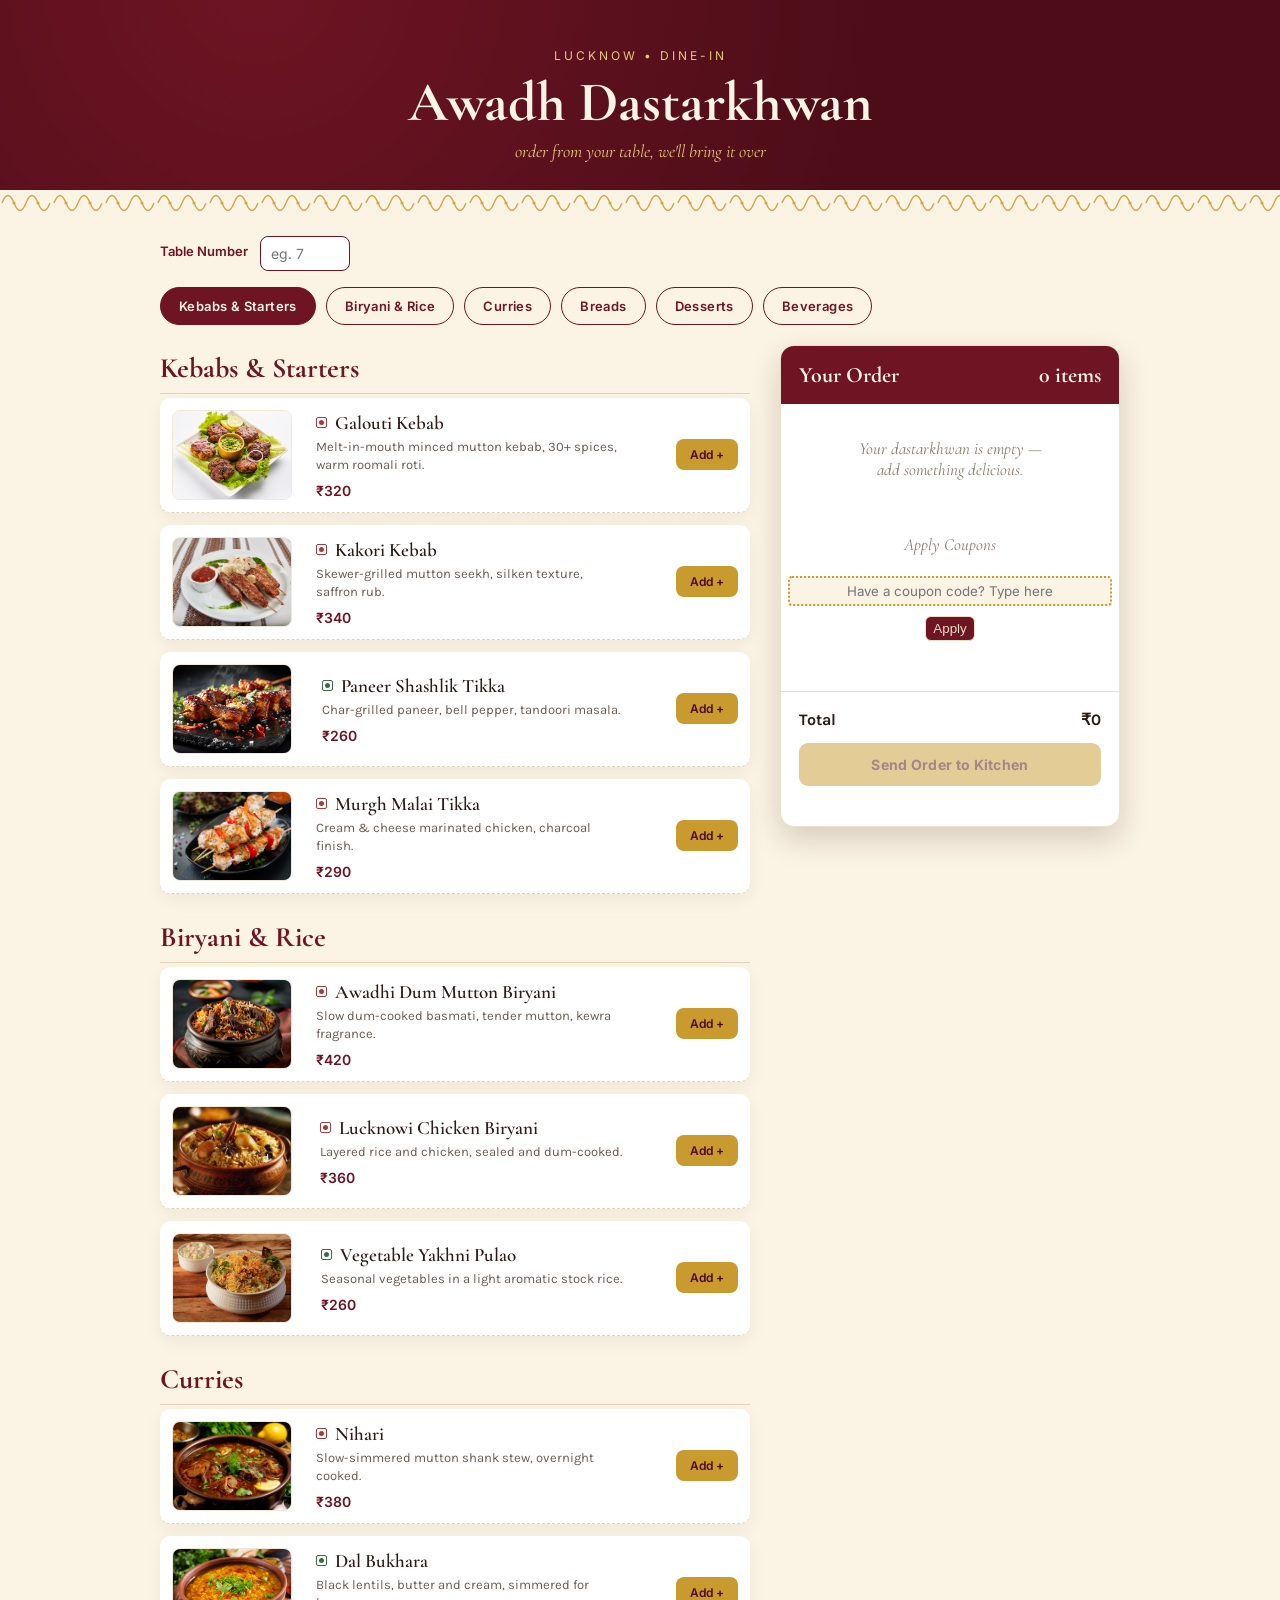
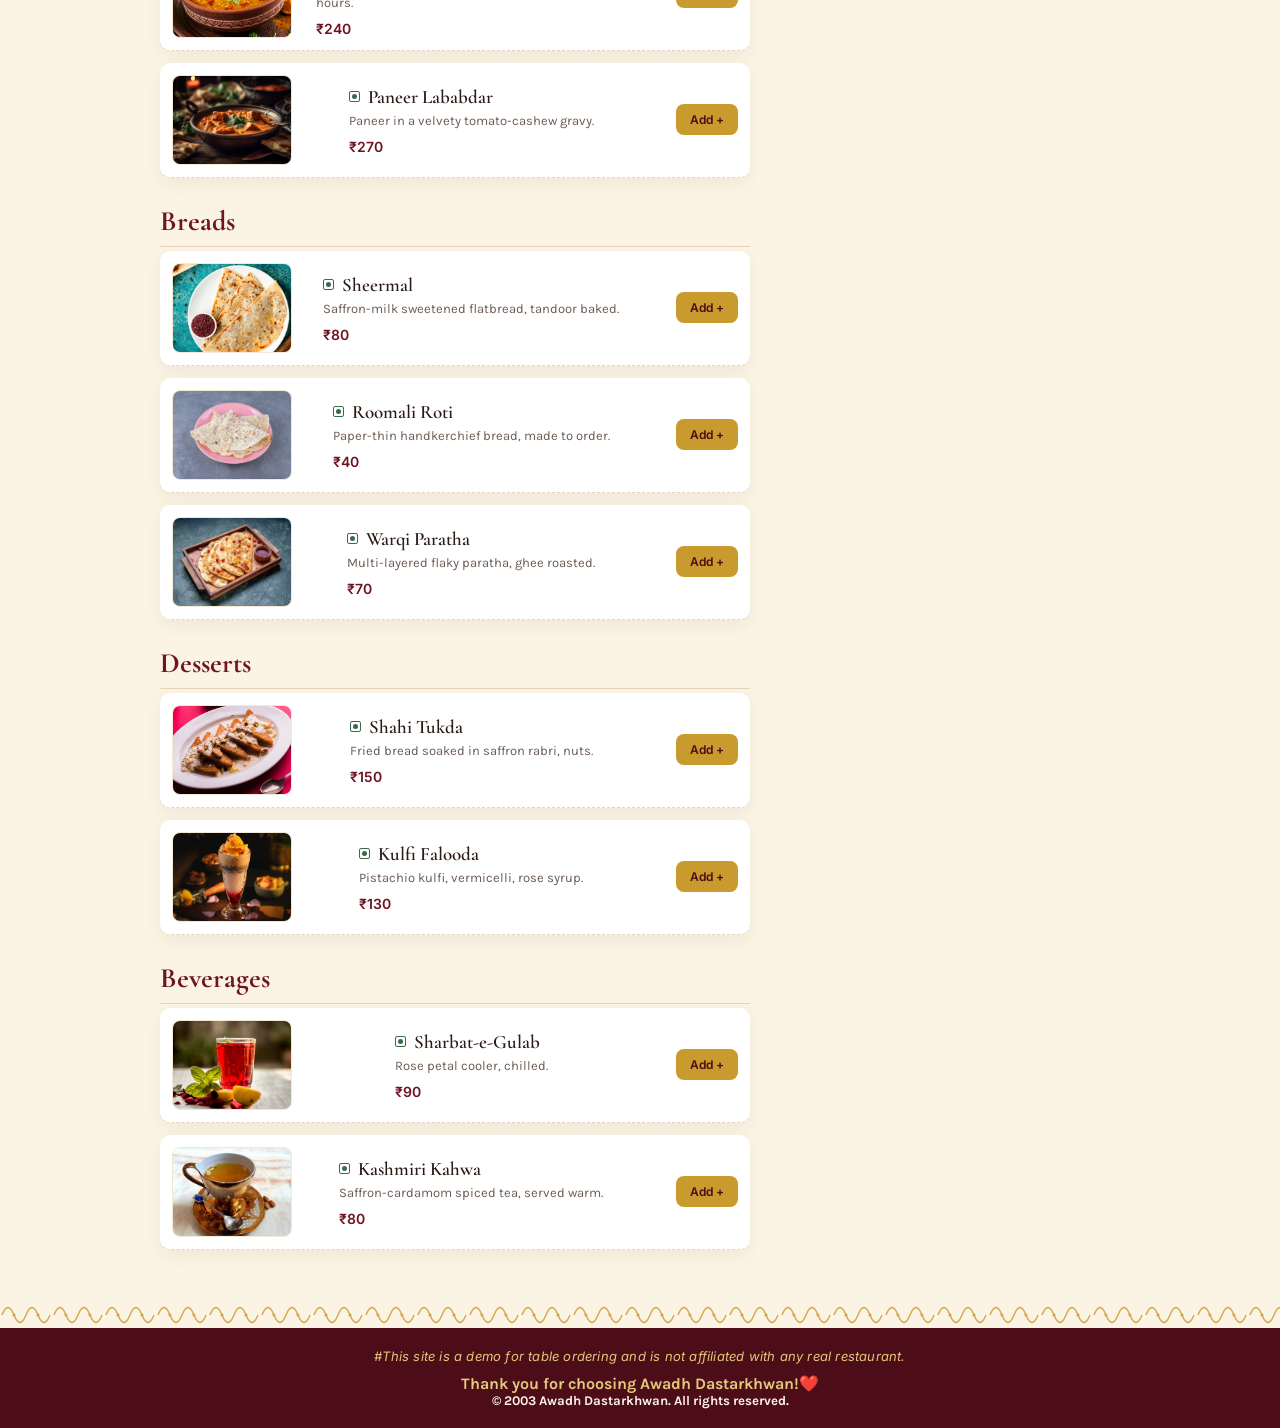
<file: index.html>
<!DOCTYPE html>
<html lang="en">
<head>
<meta charset="UTF-8">
<meta name="viewport" content="width=device-width, initial-scale=1.0">
<title>Awadh Dastarkhwan — Table Order</title>
<link rel="preconnect" href="https://fonts.googleapis.com">
<link href="https://fonts.googleapis.com/css2?family=Cormorant+Garamond:wght@500;600;700&family=Karla:wght@400;500;700&family=Inter:wght@500;600&display=swap" rel="stylesheet">
<link rel="stylesheet" href="customer.css">
</head>
<body>

<header class="hero">
  <div class="eyebrow">Lucknow • Dine-In</div>
  <h1>Awadh Dastarkhwan</h1>
  <p class="tag">order from your table, we'll bring it over</p>
</header>
<div class="motif"></div>

<div class="table-bar">
  <label for="tableNumber">Table Number</label>
  <input type="number" id="tableNumber" min="1" max="40" placeholder="eg. 7">
</div>

<nav class="tabs" id="tabs"></nav>

<main>
  
  <section class="menu" id="menu"></section>

  <aside class="cart" id="cartPanel">
    <div class="cart-head">
      <span>Your Order</span>
      <span id="cartCount">0 items</span>
    </div>
    <div class="cart-body" id="cartBody">
      <div class="cart-empty">Your dastarkhwan is empty —<br>add something delicious.</div>
    </div>
    <div class="coupons">Apply Coupons
    <br><br><div>
      <input class="coupon-scrh" type="text" placeholder="Have a coupon code? Type here">
      <button class="coupon-btn">Apply</button>
    </div>
    <div id="couponMessage" class="coupon-message" aria-live="polite"></div>
    </div>
    <div class="cart-footer">
      <div class="row total"><span>Total</span><span id="total">₹0</span></div>
      <button class="place-order" id="placeOrderBtn" disabled>Send Order to Kitchen</button>
      <p class="hint" id="hint"></p>
    </div>
  </aside>

<!-- Customer Details Modal Form -->
<div class="form-overlay" id="formOverlay">
  <div class="form-modal">
    <div class="form-header">
      <h2>Complete Your Details</h2>
      <button class="close-form" id="closeFormBtn">&times;</button>
    </div>
    <form id="customerDetailsForm" class="customer-form">
      <div class="form-group">
        <label for="customerName">Name:</label>
        <input type="text" id="customerName" name="name" required>
      </div>

      <div class="form-group">
        <label for="customerPhone">Contact Number:</label>
        <input type="tel" id="customerPhone" name="phone" required>
      </div>

      <div class="form-group">
        <label for="customerEmail">Email:</label>
        <input type="email" id="customerEmail" name="email" required>
      </div>

      <div class="form-actions">
        <button type="button" class="cancel-btn" id="cancelFormBtn">Cancel</button>
        <button type="submit" class="submit-btn">Place Order</button>
      </div>
    </form>
  </div>
</div>

</main>



<div class="mobile-cart-bar" id="mobileCartBar">
  <span id="mobileCartText">0 items · ₹0</span>
  <span>View order ▲</span>
</div>

<div class="overlay" id="overlay">
  <div class="modal">
    <h2>Shukriya! 🌙</h2>
    <p>Your order has been sent to the kitchen.</p>
    <div class="order-id" id="orderId">TICKET #0000</div>
    <p id="tableConfirm">Table 0</p>
    <p>Sit back — it'll be served shortly.</p>
    <button id="closeModal">Done</button>
  </div>
</div>
<div class="motif"></div>
<script src="shared.js"></script>
<script src="customer.js"></script>
<footer class="footer">
  <p>#This site is a demo for table ordering and is not affiliated with any real restaurant.</p>
  <h4 style="color:var(--gold-soft);"> Thank you for choosing Awadh Dastarkhwan!❤️</h4>
  <h5>© 2003 Awadh Dastarkhwan. All rights reserved.</h5>
</footer>
</body>
</html>
</file>
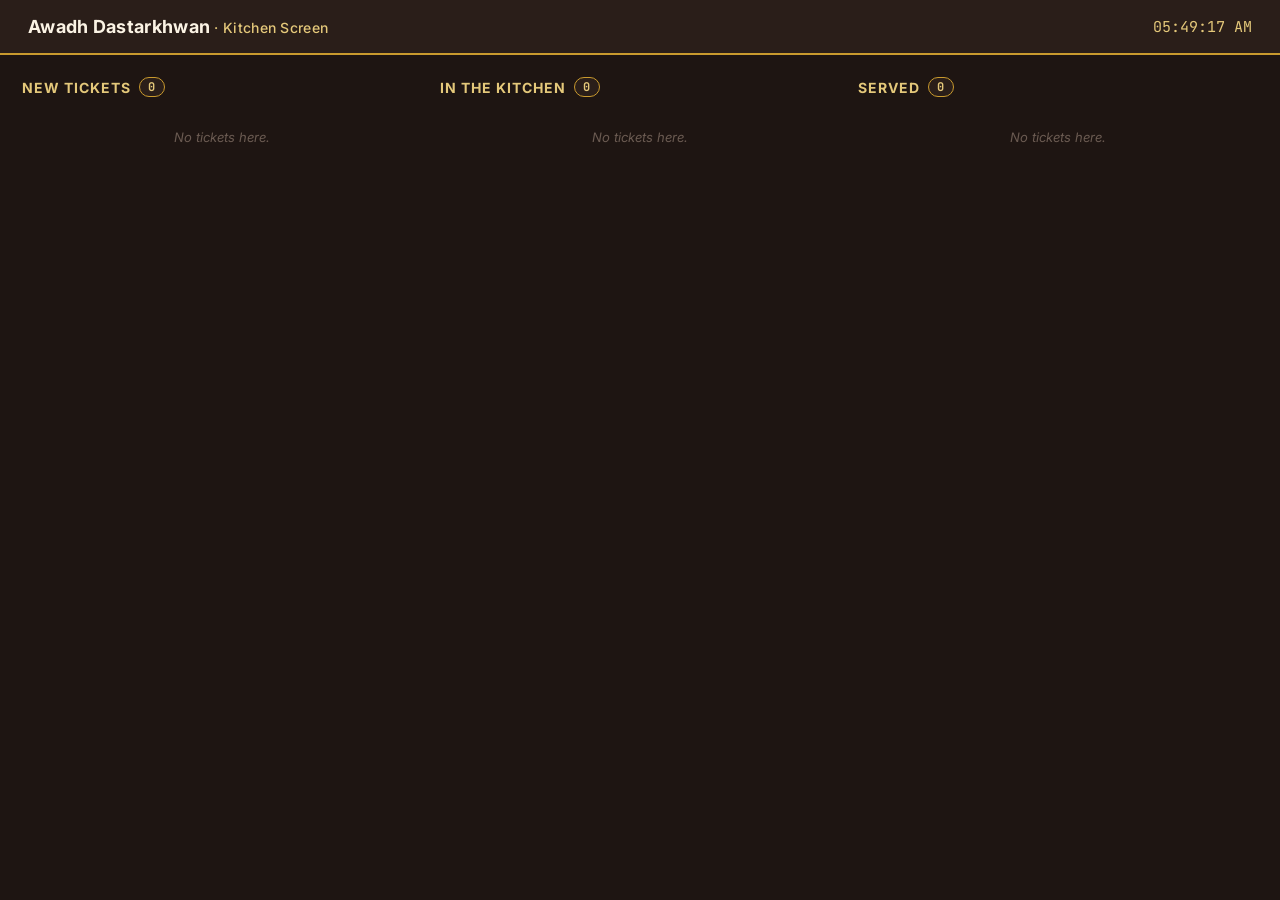
<file: kitchen.html>
<!DOCTYPE html>
<html lang="en">
<head>
<meta charset="UTF-8">
<meta name="viewport" content="width=device-width, initial-scale=1.0">
<title>Awadh Dastarkhwan — Kitchen Screen</title>
<link rel="preconnect" href="https://fonts.googleapis.com">
<link href="https://fonts.googleapis.com/css2?family=JetBrains+Mono:wght@400;600;700&family=Inter:wght@500;600;700&display=swap" rel="stylesheet">
<link rel="stylesheet" href="kitchen.css">
</head>
<body>

<header class="topbar">
  <div class="brand">Awadh Dastarkhwan <span>· Kitchen Screen</span></div>
  <div class="clock" id="clock" type="24-hour"></div>
</header>

<main class="board">
  <section class="column" data-status="pending">
    <h2>New Tickets <span class="count" id="count-pending">0</span></h2>
    <div class="cards" id="cards-pending"></div>
  </section>

  <section class="column" data-status="preparing">
    <h2>In the Kitchen <span class="count" id="count-preparing">0</span></h2>
    <div class="cards" id="cards-preparing"></div>
  </section>

  <section class="column" data-status="served">
    <h2>Served <span class="count" id="count-served">0</span></h2>
    <div class="cards" id="cards-served"></div>
  </section>
</main>

<script src="shared.js"></script>
<script src="kitchen.js"></script>
</body>
</html>
</file>
<file: customer.css>
:root{
  --maroon:#6E1423;
  --maroon-deep:#4C0D18;
  --gold:#C99A2E;
  --gold-soft:#E4C87A;
  --ivory:#FBF3E4;
  --ink:#2B1B17;
  --veg:#3D6B4A;
  --nonveg:#A33C3C;
  --radius:14px;
  --shadow:0 12px 30px rgba(43,27,23,0.18);
}
*{box-sizing:border-box;margin:0;padding:0;}
*{
  -webkit-user-select: none;
  user-select:none;
  outline: none;
  caret-color: transparent;
} input,textarea{
  -webkit-user-select: text;
  user-select: text;
  caret-color: auto;
  outline: none;
} img{
  -webkit-user-drag: none;
  user-select: none;
}

body{
  background:var(--ivory);
  color:var(--ink);
  font-family:'Karla',sans-serif;
}

/* ---------- Chikankari-inspired divider ---------- */
.motif{
  height:26px;
  width:100%;
  background-repeat:repeat-x;
  background-size:52px 26px;
  background-image:url("data:image/svg+xml;utf8,<svg xmlns='http://www.w3.org/2000/svg' width='52' height='26' viewBox='0 0 52 26'><path d='M2 13c4-10 8-10 12 0s8 10 12 0 8-10 12 0 8 10 12 0' fill='none' stroke='%23C99A2E' stroke-width='1.4'/><circle cx='14' cy='13' r='1.6' fill='%23C99A2E'/><circle cx='38' cy='13' r='1.6' fill='%23C99A2E'/></svg>");
  opacity:0.85;
}

/* ---------- Hero ---------- */
header.hero{
  background:radial-gradient(circle at 20% -10%, var(--maroon) 0%, var(--maroon-deep) 60%);
  color:var(--ivory);
  text-align:center;
  padding:48px 20px 28px;
}
header.hero .eyebrow{
  font-family:'Inter',sans-serif;font-size:12px;letter-spacing:3px;
  text-transform:uppercase;color:var(--gold-soft);margin-bottom:10px;
}
header.hero h1{
  font-family:'Cormorant Garamond',serif;font-weight:700;
  font-size:clamp(34px,6vw,56px);line-height:1.05;
}
header.hero p.tag{
  font-family:'Cormorant Garamond',serif;font-style:italic;
  font-size:18px;color:var(--gold-soft);margin-top:8px;
}
.footer{
  background:var(--maroon-deep);color:var(--ivory);
  border: var(--maroon) 60% , solid 1px;
  text-align:center;padding:0;
  height:100px;width:100%;display:flex;flex-direction:column;justify-content:center;
}
.footer p{
  font-family:'Inter',sans-serif;font-size:13px;font-weight:400;letter-spacing:.2px;
  margin-bottom:10px;font-style:italic;color:var(--gold-soft);
}
/* ---------- Table number bar ---------- */
.table-bar{
  max-width:1000px;margin:20px auto 0;padding:0 20px;
  display:flex;align-items:center;gap:12px;
}
.table-bar label{
  font-family:'Inter',sans-serif;font-weight:600;font-size:13px;color:var(--maroon);
}
.table-bar input{
  width:90px;padding:8px 10px;border:1.5px solid var(--maroon);
  border-radius:8px;font-family:'Inter',sans-serif;font-size:14px;
  background:#fff;color:var(--ink);
}
.table-bar input:focus{outline:2px solid var(--gold);outline-offset:1px;}

/* ---------- Category tabs ---------- */
nav.tabs{
  max-width:1000px;margin:16px auto 10px;padding:0 20px;
  display:flex;gap:10px;overflow-x:auto;scrollbar-width:none;
}
nav.tabs::-webkit-scrollbar{display:none;}
nav.tabs button{
  flex:0 0 auto;font-family:'Inter',sans-serif;font-size:13px;font-weight:600;
  letter-spacing:0.4px;padding:10px 18px;border-radius:999px;
  border:1.5px solid var(--maroon);background:transparent;color:var(--maroon);
  cursor:pointer;transition:all .18s ease;
}
nav.tabs button.active, nav.tabs button:hover{
  background:var(--maroon);color:var(--ivory);
}

/*-------------- Form -------------*/
aside.form{
 align-self:start;position:sticky;top:20px;background:#fff;
 border:1px solid #f0a608;border-radius:var(--radius);box-shadow:var(--shadow);overflow:hidden;
}

.pers-detail{
   
                margin-bottom: 10px;
                display: flex;
                justify-content: center;
                font-size: 25px;
                background-color: var(--maroon-deep);
                align-content: center;
                height: 40px;
                width: 96%;
                font-weight: bold;
                color: var(--gold-soft);
}

#data-form{
  display: block;
  position: sticky;
  align-self: end;
  top: 20px;
}

form {
                display: block;
                width: 400px;
                height: 400px;
                margin: 10px auto;
                position: sticky;
                padding: 20px;
                border: 1px solid var(--gold-soft);
                border-radius: 10px;
                background-color: var(--maroon-deep);
            }
            label {
                display: block;
                align-content: center;
                margin-bottom: 5px;
                font-weight: bold;
                color: var(--gold-soft);
            }
            input[type="text"],
            input[type="username"],
            input[type="email"],
            input[type="password"]
             {
                width: 96%;
                padding: 8px;
                margin-bottom: 10px;
                border: 1px solid #fdfcfc;
                border-radius: 4px;
            }

            /* Password field wrapper to place toggle icon inside the input */
            .password-field {
              position: relative;
              width: 96%;
            }
            .password-field input[type="password"],
            .password-field input[type="text"] {
              width: 100%;
              padding-right: 40px; /* space for the icon */
              box-sizing: border-box;
            }
    .password-field button#toggle-password {
      position: absolute;
      right: 8px;
      top: 50%;
      transform: translateY(-50%);
      border: none !important;
      background: transparent !important;
      -webkit-appearance: none;
      appearance: none;
      cursor: pointer;
      font-size: 18px;
      display: flex;
      align-items: center;
      justify-content: center;
      width: 34px;
      height: 34px;
      padding: 0;
      margin: 0;
      z-index: 3;
      color: #ffffff;
    }
    .password-field button#toggle-password svg {
      width: 20px;
      height: 20px;
      display: block;
      stroke: currentColor;
      fill: none;
    }
    .password-field input[type="password"],
    .password-field input[type="text"] {
      position: relative;
      z-index: 1;
      background: #fff;
    }
            .password-field button#toggle-password:focus {
              justify-content: center;
              align-items: center;
            }
            textarea {
                width: 96%;
                padding: 8px;
                margin-bottom: 10px;
                border: 1px solid #ccc;
                border-radius: 4px;
            }
             input[type="submit"] {
                position:static;
                background-color: var(--gold);
                color: var(--ink);
                 border:none;border-radius:9px;padding:13px;font-family:'Inter',sans-serif;
  font-weight:700;font-size:14px;letter-spacing:.3px;cursor:pointer;
                padding: 10px 20px;
                border: none;
                border-radius: 4px;
                cursor: pointer;
                
                
            }
              #submit:hover {
                background-color: var(--gold-soft);
                
            }
                
           

/* ---------- Layout ---------- */
main{
  max-width:1000px;margin:0 auto;padding:10px 20px 40px;
  display:grid;grid-template-columns:1fr 340px;gap:30px;
}
section.menu{min-width:0;}
.category-title{
  font-family:'Cormorant Garamond',serif;font-size:28px;font-weight:700;
  color:var(--maroon);margin:26px 0 4px;border-bottom:1px solid #E3D3B8;padding-bottom:8px;
}
.category-title:first-child{margin-top:6px;}

.item{
  display:flex;justify-content:space-between;gap:16px;padding:12px;align-items:center;
  border-bottom:1px dashed #E3D3B8;background:#fff;border-radius:10px;margin-bottom:12px;box-shadow:0 6px 18px rgba(43,27,23,0.05);
}
.item-info{max-width:70%;}
.item-img-wrap{flex:0 0 120px;display:flex;align-items:center;justify-content:center;margin-right:8px;}
.item-img{width:120px;height:90px;object-fit:cover;border-radius:8px;border:1px solid #F1E8D6}
.item-name-row{display:flex;align-items:center;gap:8px;}
.dot{
  width:11px;height:11px;border:1.5px solid var(--veg);
  display:inline-flex;align-items:center;justify-content:center;
  border-radius:2px;flex:0 0 auto;
}
.dot::after{content:"";width:5px;height:5px;border-radius:50%;background:var(--veg);}
.dot.nonveg{border-color:var(--nonveg);}
.dot.nonveg::after{background:var(--nonveg);}
.item-name{font-family:'Cormorant Garamond',serif;font-size:19px;font-weight:600;}
.item-desc{font-size:13px;color:#6B5B52;margin-top:4px;line-height:1.4;}
.item-price{font-family:'Inter',sans-serif;font-size:14px;font-weight:600;color:var(--maroon);margin-top:8px;}
.item-actions{display:flex;flex-direction:column;align-items:flex-end;justify-content:center;gap:8px;min-width:96px;}
.add-btn{
  font-family:'Inter',sans-serif;font-size:12px;font-weight:600;
  background:var(--gold);color:var(--maroon-deep);border:none;border-radius:8px;
  padding:8px 14px;cursor:pointer;transition:transform .12s ease, background .15s ease;
}
.add-btn:hover{background:var(--gold-soft);transform:translateY(-1px);}
.stepper{display:flex;align-items:center;gap:10px;background:var(--maroon);border-radius:8px;padding:4px 10px;}
.stepper button{background:none;border:none;color:var(--ivory);font-size:16px;cursor:pointer;width:18px;}
.stepper span{color:var(--ivory);font-family:'Inter',sans-serif;font-size:13px;min-width:14px;text-align:center;}
.coupon-scrh{
  box-sizing:border-box;text-align:center;justify-content:center;border-radius:6px;
  border:2px dotted var(--gold) !important;height:30px;width:250px;padding:4px 8px;
  font-family:'Inter',sans-serif;background: var(--ivory);color:var(--ink);
}
.coupon-scrh:focus{outline:none;border-color:var(--maroon);box-shadow:0 0 0 2px rgba(201,154,46,0.2);}
.coupon-btn{text-align: center;justify-content: center;border-radius: 6px;background-color:#6E1423;color: #EADFC8; border: solid 1px;height: 25px;width: 50px;}
.coupon-btn:hover{background-color:#E4C87A;color:#4C0D18}
/* ---------- Cart ---------- */
aside.cart{
  align-self:start;position:sticky;top:20px;background:#fff;
  border:1px solid #EADFC8;border-radius:var(--radius);box-shadow:var(--shadow);overflow:hidden;
}
.cart-head{
  background:var(--maroon);color:var(--ivory);padding:16px 18px;
  font-family:'Cormorant Garamond',serif;font-size:22px;font-weight:700;
  display:flex;justify-content:space-between;align-items:center;
}
.cart-body{padding:14px 18px;max-height:340px;overflow-y:auto;}
.cart-empty{font-size:17px;color:#8A7A6E;text-align:center;padding:20px 0;font-style:italic;font-family:'Cormorant Garamond',serif;}
.coupons{text-align: center; font-size: 17px;color:#8A7A6E;text-align:center;padding:20px 0;font-style:italic;font-family:'Cormorant Garamond',serif;}
.coupon-message{margin-top:10px;min-height:20px;text-align:center;font-family:'Inter',sans-serif;font-size:13px;color:var(--nonveg);}
.cart-line{display:flex;justify-content:space-between;align-items:center;padding:8px 0;border-bottom:1px solid #F1E8D6;font-size:13.5px;}
.cart-line .name{font-weight:700;}
.cart-line .line-controls{display:flex;align-items:center;gap:8px;color:var(--maroon);}
.cart-line .line-controls button{background:none;border:1px solid #D8C7A5;border-radius:5px;width:20px;height:20px;cursor:pointer;font-size:13px;line-height:1;}
.cart-footer{padding:14px 18px 18px;border-top:1px solid #EADFC8;}
.row.total{display:flex;justify-content:space-between;font-size:16px;font-weight:700;color:var(--ink);margin:4px 0 8px;}
.place-order{
  margin-top:6px;width:100%;background:var(--gold);color:var(--maroon-deep);
  border:none;border-radius:9px;padding:13px;font-family:'Inter',sans-serif;
  font-weight:700;font-size:14px;letter-spacing:.3px;cursor:pointer;transition:background .15s ease;
}
.place-order:hover{background:var(--gold-soft);}
.place-order:disabled{opacity:.5;cursor:not-allowed;}
.hint{margin-top:8px;font-size:12px;color:var(--nonveg);text-align:center;min-height:14px;}

/* ---------- Mobile cart bar ---------- */
.mobile-cart-bar{
  display:none;position:fixed;bottom:0;left:0;right:0;background:var(--maroon);color:var(--ivory);
  padding:14px 20px;justify-content:space-between;align-items:center;
  font-family:'Inter',sans-serif;font-weight:600;font-size:14px;cursor:pointer;z-index:40;
  box-shadow:0 -6px 20px rgba(0,0,0,0.25);
}

/* ---------- Modal ---------- */
.overlay{
  position:fixed;inset:0;background:rgba(43,27,23,0.55);
  display:none;align-items:center;justify-content:center;z-index:100;padding:20px;
}
.overlay.show{display:flex;}
.modal{
  background:var(--ivory);border-radius:16px;max-width:380px;width:100%;
  padding:32px 26px;text-align:center;box-shadow:var(--shadow);
}
.modal h2{font-family:'Cormorant Garamond',serif;color:var(--maroon);font-size:26px;margin-bottom:6px;}
.modal p{font-size:13.5px;color:#6B5B52;margin-bottom:6px;line-height:1.5;}
.modal .order-id{font-family:'Inter',sans-serif;font-weight:700;color:var(--gold);letter-spacing:1px;font-size:14px;margin:10px 0 2px;}
#tableConfirm{font-family:'Inter',sans-serif;font-weight:600;color:var(--maroon);}
.modal button{
  margin-top:16px;background:var(--maroon);color:var(--ivory);border:none;
  padding:11px 22px;border-radius:8px;font-family:'Inter',sans-serif;font-weight:600;cursor:pointer;
}

/* ---------- Customer Details Form Modal ---------- */
.form-overlay{
  position:fixed;inset:0;background:rgba(43,27,23,0.6);
  display:none;align-items:center;justify-content:center;z-index:110;padding:20px;
  opacity:0;transition:opacity .3s ease;
}
.form-overlay.show{
  display:flex;opacity:1;
}
.form-modal{
  background:var(--ivory);border-radius:16px;max-width:420px;width:100%;
  box-shadow:0 20px 50px rgba(43,27,23,0.3);animation:slideIn .3s ease;
}
@keyframes slideIn{
  from{transform:translateY(-40px);opacity:0;}
  to{transform:translateY(0);opacity:1;}
}
.form-header{
  background:var(--maroon);color:var(--ivory);padding:20px 24px;
  border-radius:16px 16px 0 0;display:flex;justify-content:space-between;align-items:center;
}
.form-header h2{
  font-family:'Cormorant Garamond',serif;font-size:24px;font-weight:700;margin:0;
}
.close-form{
  background:none;border:none;color:var(--ivory);font-size:28px;cursor:pointer;
  width:32px;height:32px;display:flex;align-items:center;justify-content:center;
  transition:color .15s ease;
}
.close-form:hover{color:var(--gold-soft);}

.customer-form{
  padding:28px 24px;display:flex;flex-direction:column;gap:18px;
}
.form-group{
  display:flex;flex-direction:column;gap:6px;
}
.form-group label{
  font-family:'Inter',sans-serif;font-weight:600;font-size:13px;
  color:var(--gold-soft);letter-spacing:0.3px;
}
.form-group input{
  padding:10px 12px;border:1.5px solid #D8C7A5;border-radius:8px;height: 40px;
  width: 335px;
  font-family:'Karla',sans-serif;font-size:14px;color:var(--ink);
  background:#fff;transition:border-color .2s ease;
}
.form-group input:focus{
  outline:none;border-color:var(--gold);box-shadow:0 0 0 3px rgba(201,154,46,0.1);
}
.form-group input::placeholder{
  color:#B8A896;
}
.form-actions{
  display:flex;gap:12px;margin-top:8px;
}
.cancel-btn, .submit-btn{
  flex:1;padding:11px;border:none;border-radius:8px;
  font-family:'Inter',sans-serif;font-weight:600;font-size:13px;
  letter-spacing:0.3px;cursor:pointer;transition:all .15s ease;
}
.cancel-btn{
  background:#E3D3B8;color:var(--maroon);
}
.cancel-btn:hover{background:#D8C7A5;}
.submit-btn{
  background:var(--gold);color:var(--maroon-deep);
}
.submit-btn:hover{background:var(--gold-soft);}
.submit-btn:active{transform:scale(0.98);}

@media(max-width:820px){
  main{grid-template-columns:1fr;}
  aside.cart{
    position:fixed;bottom:0;left:0;right:0;top:auto;max-height:78vh;
    border-radius:16px 16px 0 0;transform:translateY(105%);transition:transform .28s ease;z-index:50;
  }
  aside.cart.open{transform:translateY(0);}
  .cart-body{max-height:40vh;}
  .mobile-cart-bar{display:flex;}
  body{padding-bottom:0;}
  .form-modal{max-width:100%;}
}
</file>
<file: kitchen.css>
:root{
  --ink:#1E1512;
  --panel:#2A1E19;
  --gold:#C99A2E;
  --gold-soft:#E4C87A;
  --paper:#FBF3E4;
  --pending:#A33C3C;
  --preparing:#C99A2E;
  --served:#3D6B4A;
}
*{box-sizing:border-box;margin:0;padding:0;}
body{
  background:var(--ink);
  color:var(--paper);
  font-family:'Inter',sans-serif;
  min-height:100vh;
}

.topbar{
  display:flex;justify-content:space-between;align-items:center;
  padding:16px 28px;background:var(--panel);border-bottom:2px solid var(--gold);
}
.brand{font-weight:700;font-size:18px;letter-spacing:.3px;}
.brand span{font-weight:500;color:var(--gold-soft);font-size:14px;}
.clock{font-family:'JetBrains Mono',monospace;font-size:15px;color:var(--gold-soft);}

.board{
  display:grid;
  grid-template-columns:repeat(3, 1fr);
  gap:18px;
  padding:22px;
  align-items:start;
}
.column h2{
  font-size:14px;letter-spacing:1px;text-transform:uppercase;
  color:var(--gold-soft);margin-bottom:12px;
  display:flex;align-items:center;gap:8px;
}
.column .count{
  background:var(--panel);border:1px solid var(--gold);color:var(--gold-soft);
  font-family:'JetBrains Mono',monospace;font-size:12px;padding:1px 8px;border-radius:999px;
}
.cards{display:flex;flex-direction:column;gap:14px;min-height:60px;}

/* ---------- Ticket card ---------- */
.ticket{
  background:var(--paper);
  color:var(--ink);
  border-radius:6px;
  padding:16px 16px 14px;
  font-family:'JetBrains Mono',monospace;
  box-shadow:0 8px 18px rgba(0,0,0,0.35);
  position:relative;
  background-image:
    radial-gradient(circle at 8px 0, transparent 5px, var(--paper) 5px);
  background-size:16px 100%;
}
.ticket::before{
  content:"";
  position:absolute;top:0;left:0;right:0;height:3px;
}
.ticket[data-status="pending"]::before{background:var(--pending);}
.ticket[data-status="preparing"]::before{background:var(--preparing);}
.ticket[data-status="served"]::before{background:var(--served);}

.ticket .row1{
  display:flex;justify-content:space-between;align-items:baseline;
  border-bottom:1px dashed #C9B99B;padding-bottom:8px;margin-bottom:8px;
}
.ticket .ticket-num{font-weight:700;font-size:15px;}
.ticket .table-tag{
  font-weight:700;font-size:13px;background:var(--ink);color:var(--paper);
  padding:2px 8px;border-radius:4px;
}
.ticket .elapsed{font-size:11px;color:#7A6A5E;margin-bottom:8px;}
.ticket ul{list-style:none;font-size:13px;line-height:1.9;}
.ticket ul li{display:flex;justify-content:space-between;}
.ticket ul li .qty{color:var(--pending);font-weight:700;margin-right:6px;}
.ticket .total-row{
  display:flex;justify-content:space-between;font-weight:700;
  margin-top:10px;padding-top:8px;border-top:1px dashed #C9B99B;font-size:13.5px;
}
.ticket .action{
  margin-top:12px;width:100%;border:none;border-radius:5px;
  padding:9px;font-family:'Inter',sans-serif;font-weight:700;font-size:12.5px;
  letter-spacing:.3px;cursor:pointer;text-transform:uppercase;
}
.action.to-preparing{background:var(--preparing);color:var(--ink);}
.action.to-served{background:var(--served);color:var(--paper);}
.action.to-clear{background:transparent;color:#8A7A6E;border:1px solid #C9B99B;}

.empty-col{
  color:#6B5B52;font-size:13px;font-style:italic;text-align:center;padding:20px 0;
}

@media(max-width:900px){
  .board{grid-template-columns:1fr;}
}
</file>
